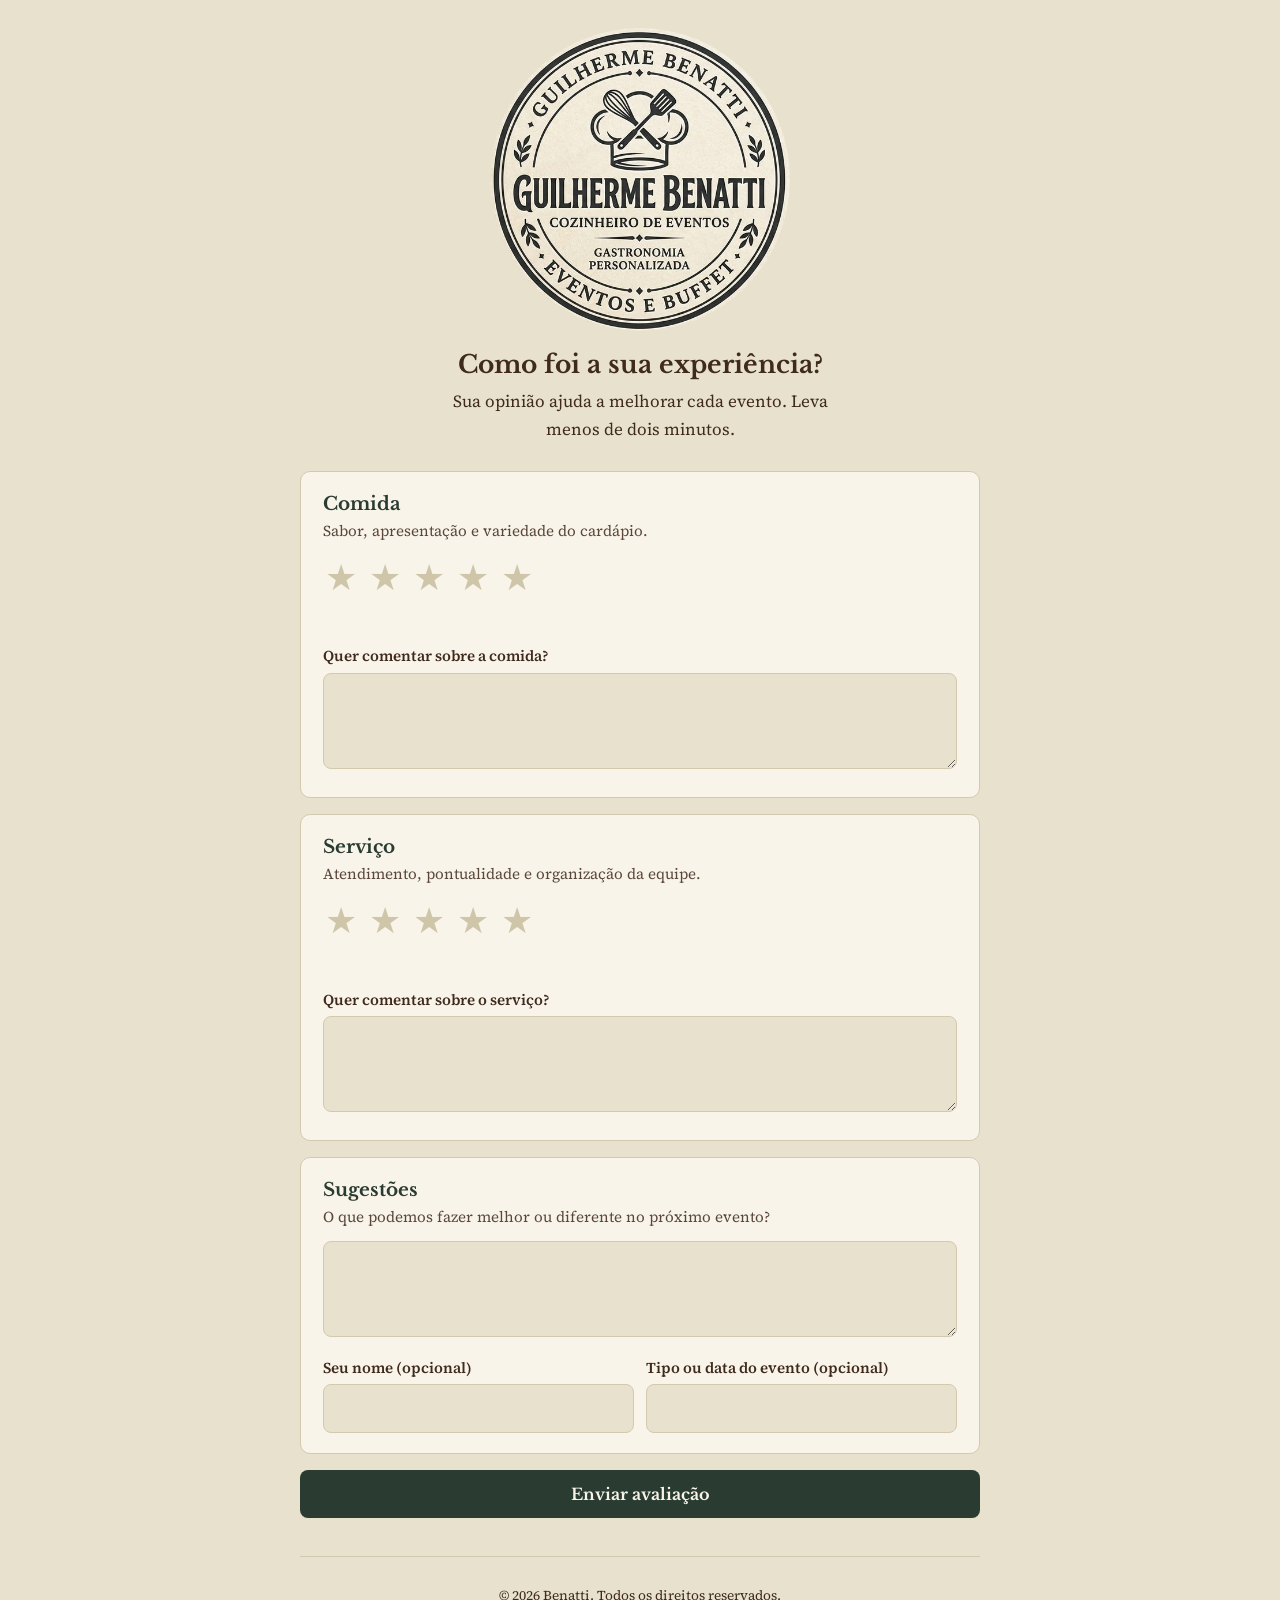
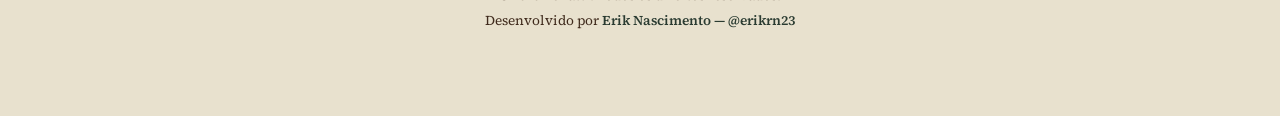
<file: index.html>
<!DOCTYPE html>
<html lang="pt-BR">
<head>
  <meta charset="utf-8">
  <meta name="viewport" content="width=device-width, initial-scale=1, viewport-fit=cover">
  <title>Guilherme Benatti – Avalie sua experiência</title>
  <link href="https://fonts.googleapis.com/css2?family=Libre+Baskerville:wght@400;700&family=Source+Serif+4:wght@400;600&display=swap" rel="stylesheet">
  <link rel="stylesheet" href="style.css">
  <script src="script.js" defer></script>
</head>
<body>
<main>
<img class="logo" alt="Guilherme Benatti – Cozinheiro de eventos, gastronomia personalizada, eventos e buffet" src="[data-uri]">

<section id="form-area">
  <div class="intro">
    <h1>Como foi a sua experiência?</h1>
    <p>Sua opinião ajuda a melhorar cada evento. Leva menos de dois minutos.</p>
  </div>

  <div class="box">
    <h2>Comida</h2>
    <p class="hint">Sabor, apresentação e variedade do cardápio.</p>
    <div class="stars" role="radiogroup" aria-label="Nota para a comida" data-k="comida"></div>
    <p class="lbl" id="lbl-comida"></p>
    <label for="com-comida">Quer comentar sobre a comida?</label>
    <textarea id="com-comida" maxlength="1000"></textarea>
  </div>

  <div class="box">
    <h2>Serviço</h2>
    <p class="hint">Atendimento, pontualidade e organização da equipe.</p>
    <div class="stars" role="radiogroup" aria-label="Nota para o serviço" data-k="servico"></div>
    <p class="lbl" id="lbl-servico"></p>
    <label for="com-servico">Quer comentar sobre o serviço?</label>
    <textarea id="com-servico" maxlength="1000"></textarea>
  </div>

  <div class="box">
    <h2>Sugestões</h2>
    <p class="hint">O que podemos fazer melhor ou diferente no próximo evento?</p>
    <textarea id="sug" maxlength="1500" aria-label="Sugestões"></textarea>
    <div class="row">
      <div><label for="nome">Seu nome (opcional)</label><input id="nome" maxlength="80" autocomplete="name"></div>
      <div><label for="evento">Tipo ou data do evento (opcional)</label><input id="evento" maxlength="80"></div>
    </div>
  </div>

  <button class="btn" id="enviar" type="button">Enviar avaliação</button>
  <p class="msg" id="msg" role="status"></p>
</section>

<section id="thanks" class="box thanks" hidden>
  <h2>Obrigado pela sua avaliação!</h2>
  <p>Recebemos o seu retorno e vamos usá-lo para melhorar.</p>
  <button class="link" id="outra" type="button">Enviar outra avaliação</button>
</section>


<footer class="site-footer">
    <p>© 2026 Benatti. Todos os direitos reservados.</p>

    <p>
        Desenvolvido por
        <a href="https://www.instagram.com/erikrn23/"
           target="_blank"
           rel="noopener noreferrer">
            Erik Nascimento — @erikrn23
        </a>
    </p>
</footer>



</main>
</body>
</html>
</file>
<file: style.css>
:root{--bg:#E8E1CE;--card:#F8F4EA;--txt:#3F2A1C;--green:#2A3B31;--on-green:#F8F4EA;--line:#d3c9ae;--star-off:#cfc5a9;--star-on:#2A3B31;--err:#8a2d1d;
box-sizing:border-box;padding-top:env(safe-area-inset-top,0px);padding-bottom:env(safe-area-inset-bottom,0px)}
@media (prefers-color-scheme:dark){:root:not([data-theme="light"]){--bg:#1e1812;--card:#2b2219;--txt:#E8E1CE;--green:#E8E1CE;--on-green:#2A3B31;--line:#4a3d2e;--star-off:#5a4b39;--star-on:#E8E1CE;--err:#f0a08e}}
:root[data-theme="dark"]{--bg:#1e1812;--card:#2b2219;--txt:#E8E1CE;--green:#E8E1CE;--on-green:#2A3B31;--line:#4a3d2e;--star-off:#5a4b39;--star-on:#E8E1CE;--err:#f0a08e}
html{scroll-padding-top:env(safe-area-inset-top,0px)}
*,*::before,*::after{box-sizing:border-box}
body{margin:0;background:var(--bg);color:var(--txt);font:17px/1.6 "Source Serif 4",Georgia,serif}
main{max-width:720px;margin:0 auto;padding:28px 20px 56px}
h1,h2,h3{font-family:"Libre Baskerville",Georgia,serif;color:var(--txt);line-height:1.25;margin:0}
.logo{display:block;width:min(300px,72vw);aspect-ratio:520/526;border-radius:50%;margin:0 auto 18px}
.intro{text-align:center;max-width:46ch;margin:0 auto 28px}
.intro h1{font-size:1.55rem;margin-bottom:8px}
.intro p{margin:0}
.box{background:var(--card);border:1px solid var(--line);border-radius:10px;padding:20px 22px;margin-bottom:16px}
.box h2{font-size:1.15rem;color:var(--green);margin-bottom:4px}
.hint{margin:0 0 12px;font-size:.95rem;opacity:.85}
.stars {
  display: flex !important;
  align-items: center;
  gap: 8px;
  margin: 10px 0;
  min-height: 45px;
}

.stars button {
  display: inline-block !important;
  visibility: visible !important;
  opacity: 1 !important;
  background: transparent !important;
  border: none !important;
  padding: 2px;
  cursor: pointer;
  font-size: 36px;
  line-height: 1;
  color: var(--star-off, #cfc5a9);
  border-radius: 6px;
}

.stars button.on {
  color: var(--star-on, #2A3B31) !important;
}
.lbl{min-height:1.6em;font-size:.95rem;margin:0 0 8px}
label{display:block;font-weight:600;font-size:.95rem;margin:10px 0 4px}
input,textarea{width:100%;font:inherit;color:var(--txt);background:var(--bg);border:1px solid var(--line);border-radius:8px;padding:10px 12px}
textarea{min-height:96px;resize:vertical}
.row{display:grid;grid-template-columns:1fr 1fr;gap:12px}
@media(max-width:520px){.row{grid-template-columns:1fr}}
.btn{display:block;width:100%;background:var(--green);color:var(--on-green);border:0;border-radius:8px;font:700 1rem "Libre Baskerville",Georgia,serif;padding:14px 18px;cursor:pointer;margin-top:6px}
.btn:disabled{opacity:.55;cursor:default}
.msg{margin:12px 0 0;text-align:center;min-height:1.5em}
.msg.err{color:var(--err)}
.thanks{text-align:center;padding:32px 22px}
.thanks h2{font-size:1.4rem;margin-bottom:8px}
.link{background:none;border:0;color:var(--green);text-decoration:underline;font:inherit;cursor:pointer;padding:4px}
#admin{margin-top:44px;border-top:2px solid var(--green);padding-top:28px}
#admin h2{font-size:1.35rem;margin-bottom:14px}
.stats{display:grid;grid-template-columns:repeat(3,1fr);gap:12px;margin-bottom:18px}
.stat{background:var(--card);border:1px solid var(--line);border-radius:10px;padding:12px;text-align:center}
.stat b{display:block;font:700 1.6rem "Libre Baskerville",Georgia,serif;color:var(--green)}
.stat span{font-size:.85rem}
.item{background:var(--card);border:1px solid var(--line);border-radius:10px;padding:14px 18px;margin-bottom:12px}
.item .top{display:flex;justify-content:space-between;gap:10px;flex-wrap:wrap;font-size:.9rem;opacity:.9}
.item .sc{margin:6px 0}
.item p{margin:6px 0 0;white-space:pre-wrap;overflow-wrap:anywhere}
.item .tag{font-weight:600}

/* =================================
   RESPONSIVIDADE - CELULARES
================================= */

@media screen and (max-width: 768px) {

    main {
        width: 100%;
        padding: 20px 16px 40px;
    }

    .logo {
        width: min(220px, 65vw);
        margin-bottom: 16px;
    }

    .intro h1 {
        font-size: 1.35rem;
    }

    .intro {
        margin-bottom: 22px;
    }

    .box {
        padding: 18px 16px;
        margin-bottom: 14px;
    }

    .box h2 {
        font-size: 1.05rem;
    }

    .stars {
        gap: 10px;
        justify-content: flex-start;
    }

    .stars button {
        font-size: 34px;
        padding: 4px;
    }

    input,
    textarea {
        font-size: 16px;
        padding: 12px;
    }

    .row {
        grid-template-columns: 1fr;
        gap: 8px;
    }

    .btn {
        padding: 15px;
        font-size: 1rem;
    }

    .thanks {
        padding: 25px 16px;
    }
}

/* =================================
   CELULARES PEQUENOS
================================= */

@media screen and (max-width: 480px) {

    main {
        padding: 16px 12px 32px;
    }

    .logo {
        width: min(190px, 60vw);
    }

    .intro h1 {
        font-size: 1.2rem;
    }

    body {
        font-size: 16px;
    }

    .box {
        padding: 16px 13px;
        border-radius: 9px;
    }

    .stars {
        gap: 7px;
    }

    .stars button {
        font-size: 31px;
    }

    .stats {
        grid-template-columns: 1fr;
    }
}

/* FOOTER */

.site-footer {
    width: 100%;
    padding: 24px 16px;
    text-align: center;
    border-top: 1px solid var(--line);
    background: var(--bg);
    color: var(--txt);
    font-size: 0.85rem;
}

.site-footer p {
    margin: 4px 0;
}

.site-footer a {
    color: var(--green);
    font-weight: 600;
    text-decoration: none;
    transition: opacity 0.2s ease;
}

.site-footer a:hover {
    opacity: 0.7;
    text-decoration: underline;
}

/* FOOTER MOBILE */

@media screen and (max-width: 480px) {
    .site-footer {
        padding: 20px 12px;
        font-size: 0.78rem;
    }
}
</file>
